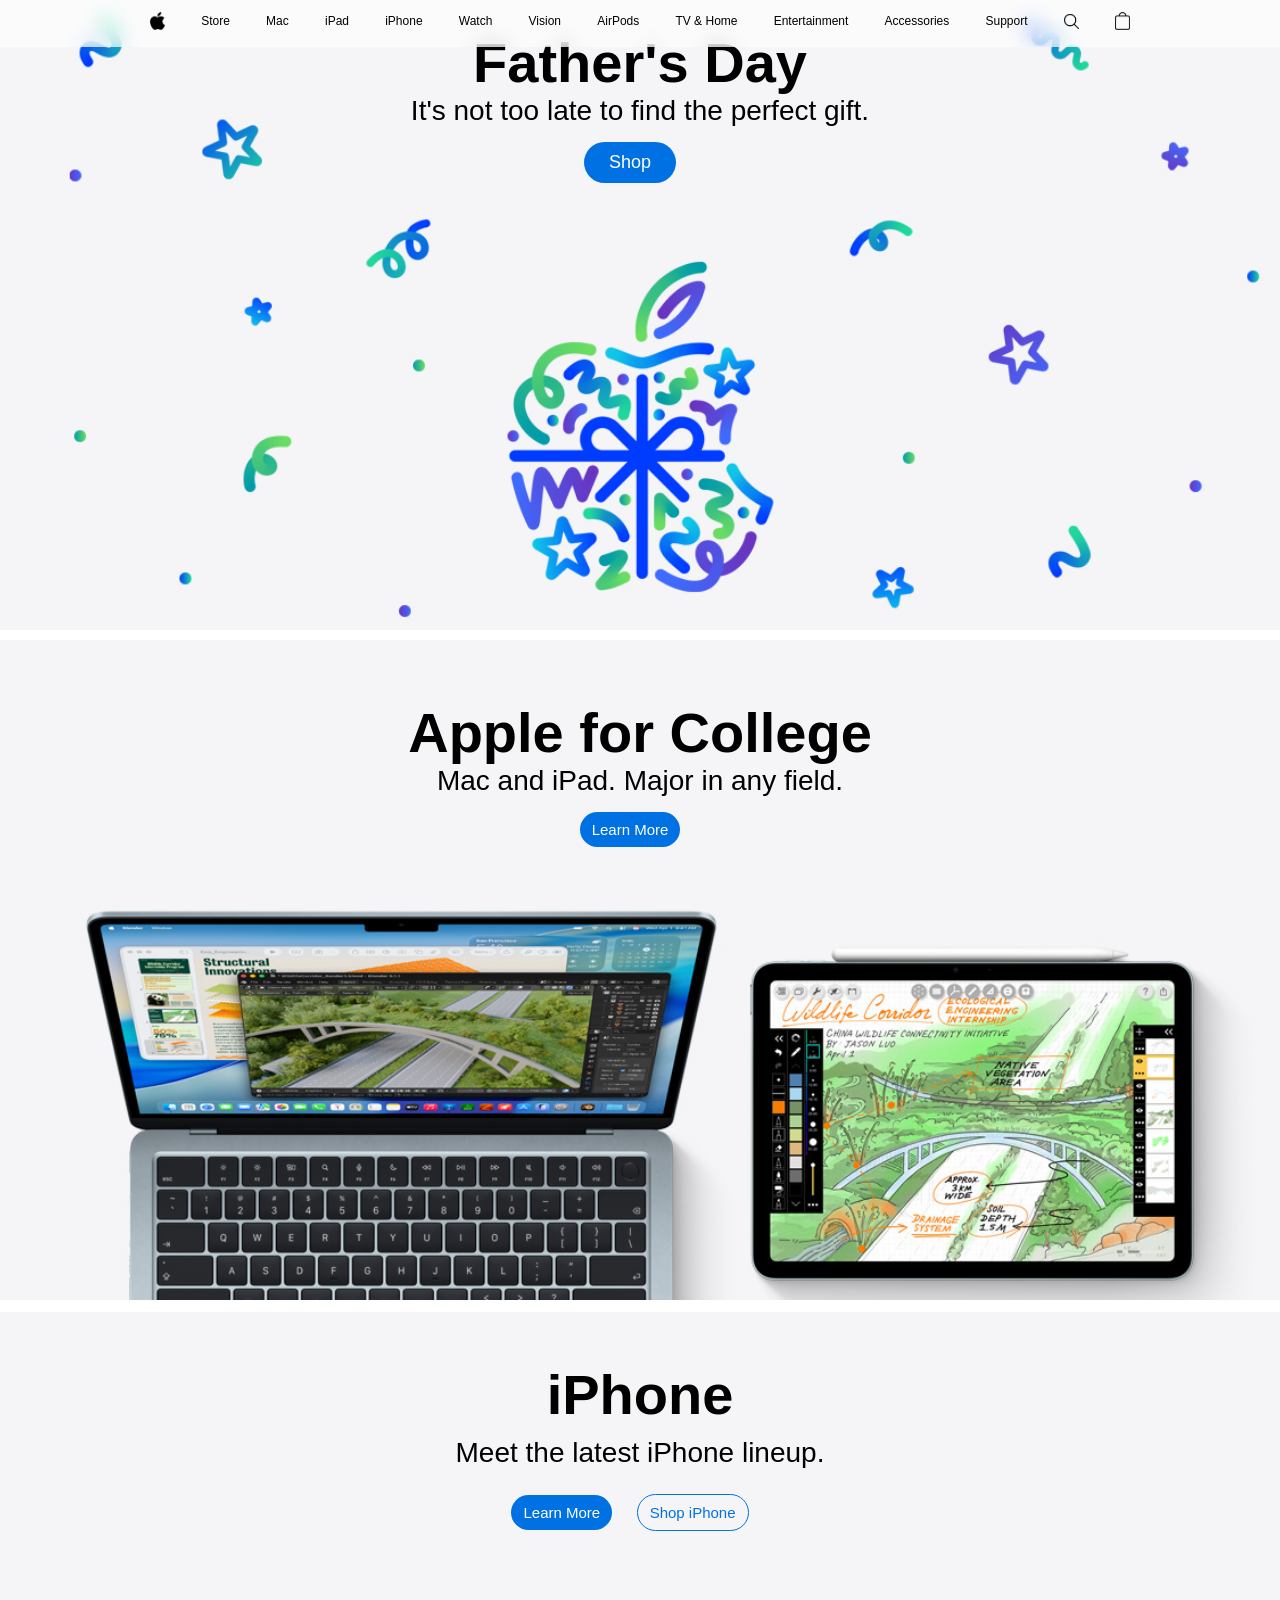
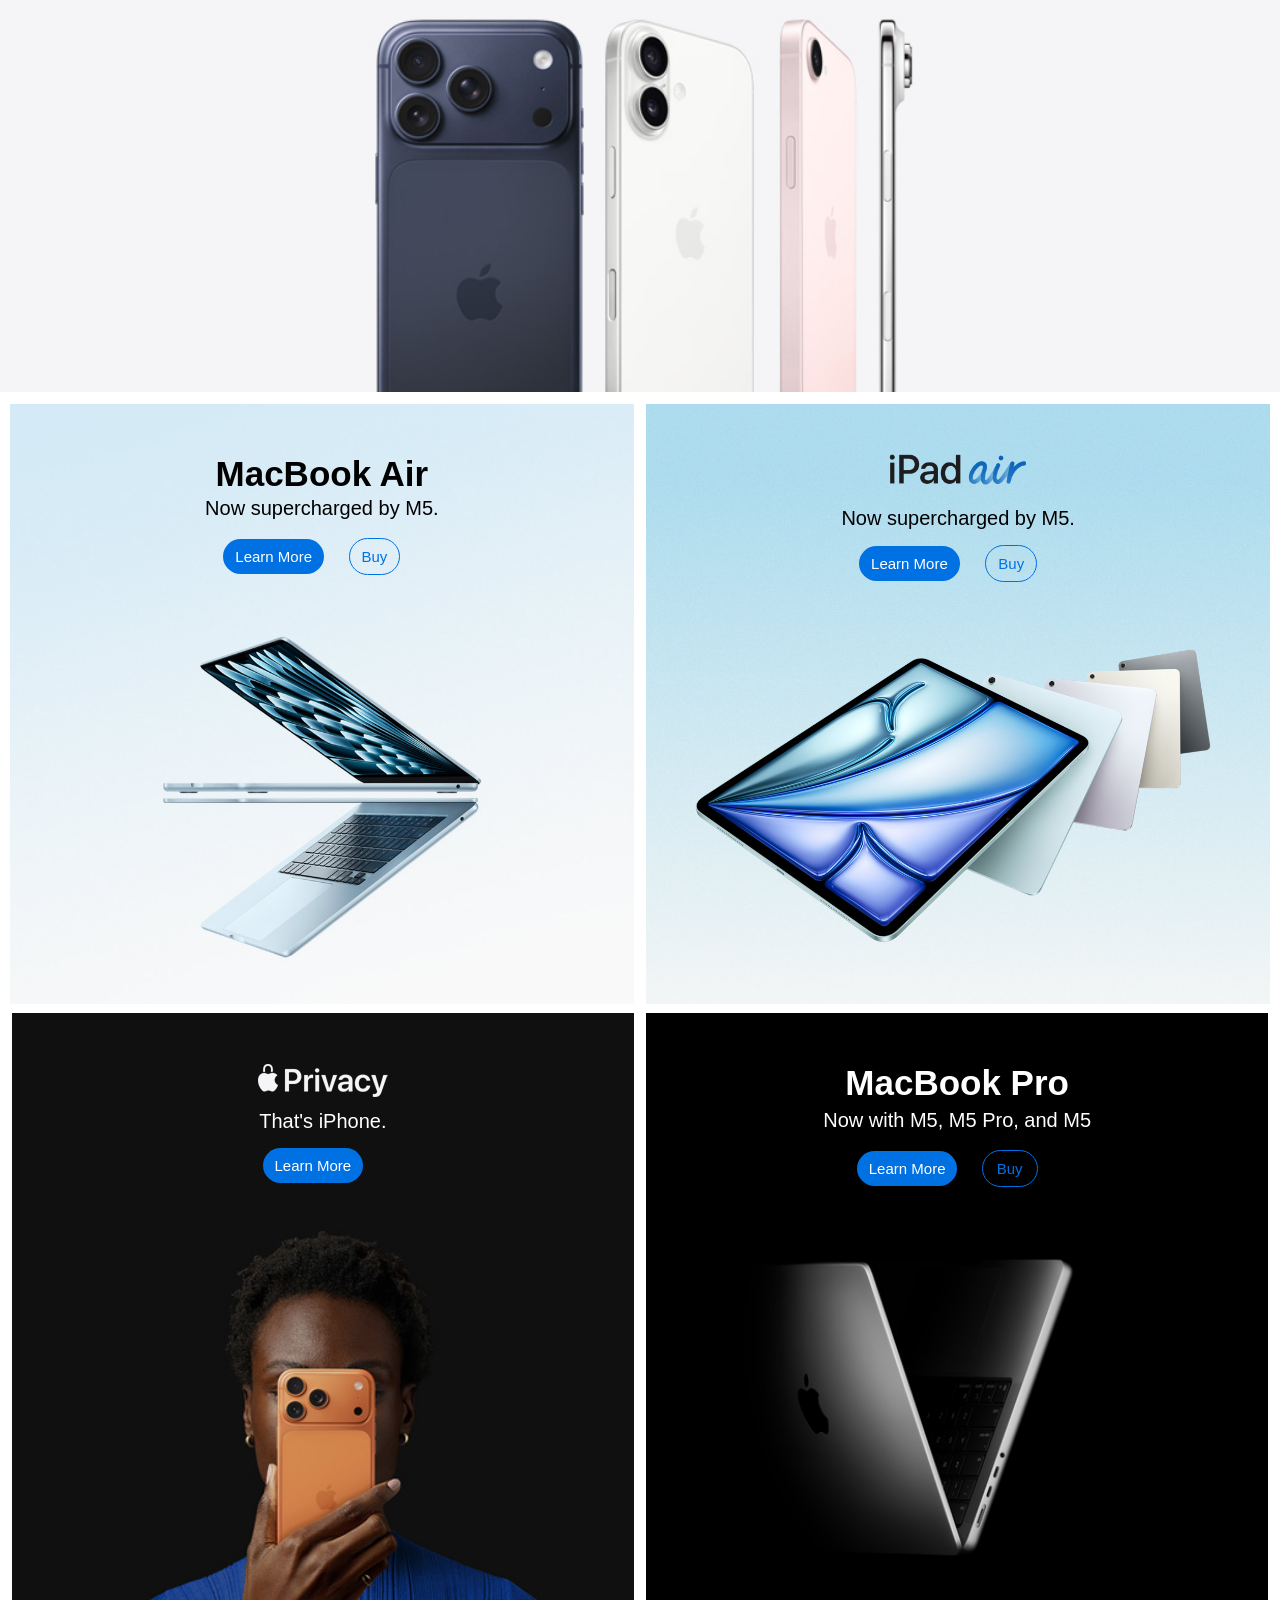
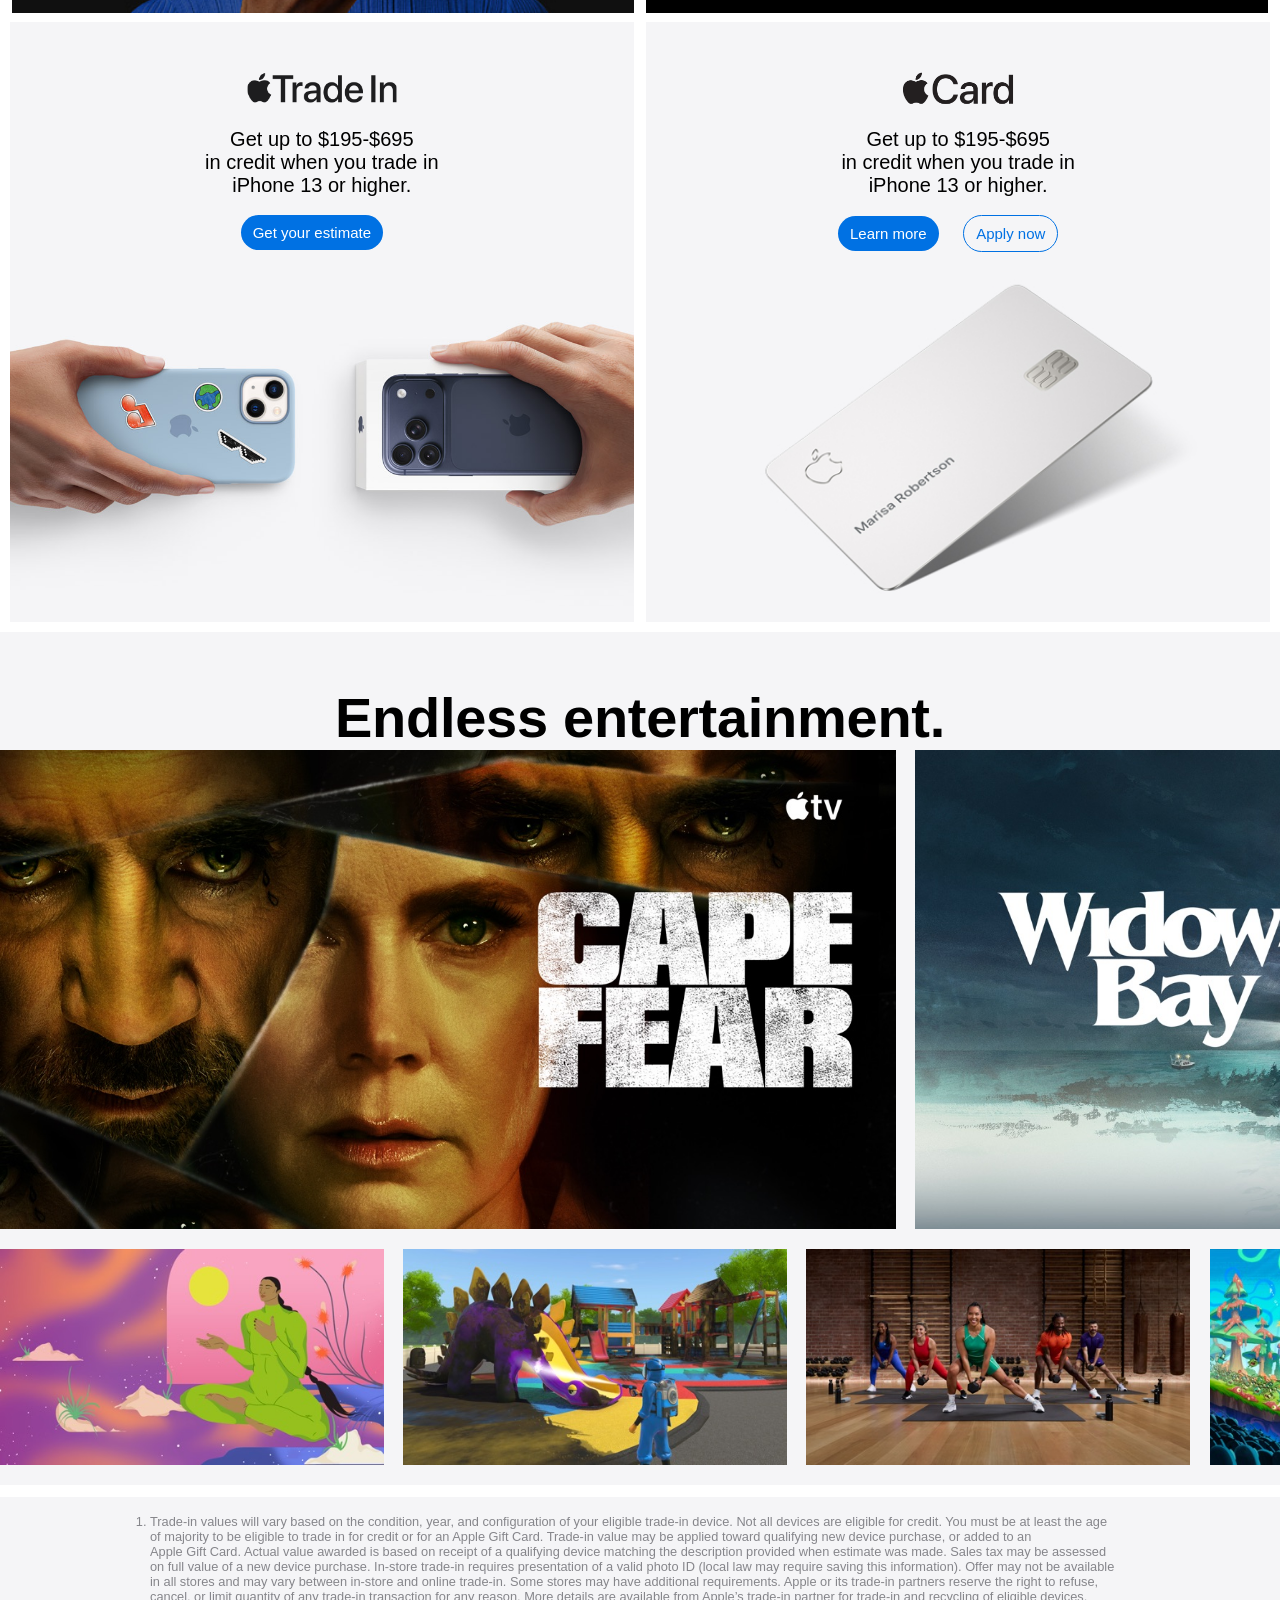
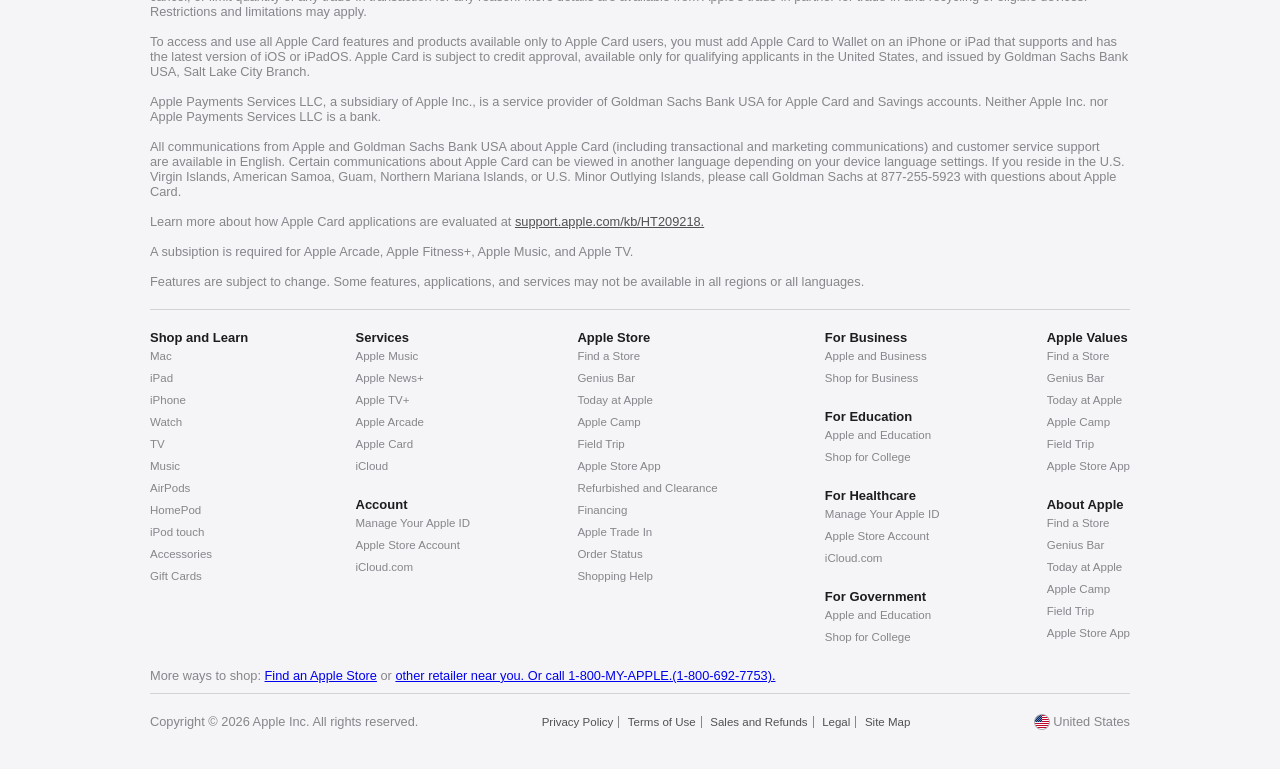
<file: CurrentApple.html>
<!doctype html>
<html lang="en">
  <head>
    <meta charset="UTF-8" />
    <meta name="viewport" content="width=device-width, initial-scale=1.0" />
    <title>Apple</title>
    <link rel="stylesheet" href="currentApple.css" />
    <link
      rel="stylesheet"
      href="https://maxcdn.bootstrapcdn.com/font-awesome/4.6.2/css/font-awesome.min.css"
    />
    <link rel="preconnect" href="https://fonts.googleapis.com" />
    <link rel="preconnect" href="https://fonts.gstatic.com" crossorigin />
    <link
      href="https://fonts.googleapis.com/css2?family=Montserrat:wght@100..900&display=swap"
      rel="stylesheet"
    />
  </head>
  <body>
    <div class="outer-wrapper">
      <header class="header-wrapper">
        <div class="internal-wrapper">
          <div class="header-links-wrapper">
            <ul>
              <li class="logo-link">
                <a href="/logo/">
                  <img src="CurrentApple/icons/logo.png" alt="" />
                </a>
              </li>
              <li><a href="#">Store</a></li>
              <li><a href="#">Mac</a></li>
              <li><a href="#">iPad</a></li>
              <li><a href="#">iPhone</a></li>
              <li><a href="#">Watch</a></li>
              <li><a href="#">Vision</a></li>
              <li><a href="#">AirPods</a></li>
              <li><a href="#">TV & Home</a></li>
              <li><a href="#">Entertainment</a></li>
              <li><a href="#">Accessories</a></li>
              <li><a href="#">Support</a></li>
              <li class="search-link">
                <a href="/search/"
                  ><img src="CurrentApple/icons/search-icon.png" alt="" />
                </a>
              </li>
              <li class="cart-link">
                <a href="/cart/"
                  ><img src="CurrentApple/icons/cart.png" alt=""
                /></a>
              </li>
            </ul>
          </div>
        </div>
      </header>

      <section class="fathers-day">
        <div class="internal-wrapper">
          <div class="product-title">Father's Day </div>
          <div class="brief-description">It's not too late to find the perfect gift.</div>
          <div class="links-wrapper">
            <ul>
              <li>
                <a href=""><button class="learn-btn">Shop</button></a>
              </li>
            </ul>
          </div>
        </div>
      </section>

      <section class="main-highlight-wrapper">
        <div class="internal-wrapper">
          <div class="product-title">Apple for College </div>
          <div class="brief-description">Mac and iPad. Major in any field.</div>
          <div class="links-wrapper">
            <ul>
              <li>
                <a href=""><button class="learn-btn">Learn More</button></a>
              </li>
            </ul>
          </div>
        </div>
      </section>

      <section class="second-highlight-wrapper">
        <div class="internal-wrapper">
          <div class="title-wrapper">iPhone</div>
          <div class="description-wrapper">Meet the latest iPhone lineup.</div>
          <div class="links-wrapper">
            <ul>
              <li>
                <a href=""><button class="learn-btn">Learn More</button></a>
              </li>
              <li>
                <a href=""><button class="buy-btn2">Shop iPhone</button></a>
              </li>
            </ul>
          </div>
        </div>
      </section>

      <section class="third-highlight-wrapper">
        <div class="left-side-wrapper">
          <div class="title-third">MacBook Air</div>
          <div class="description-wrapper">
            Now supercharged by M5.
          </div>
          <div class="links-wrapper">
            <ul>
              <li><a href=""><button class="learn-btn">Learn More</button></a></li>
              <li><a href=""><button class="buy-btn2">Buy</button></a></li>
            </ul>
          </div>
        </div>
        <div class="right-side-wrapper">
          <div class="top-logo-wrapper">
            <div class="logo-wrapper">
              <img src="CurrentApple/icons/promo_logo_ipad_air__cxpnwthgj5yu_medium_2x.png" />
            </div>
          <div class="description-wrapper">
            Now supercharged by M5.
          <div class="links-wrapper">
            <ul>
              <li><a href=""><button class="learn-btn">Learn More</button></a></li>
              <li><a href=""><button class="buy-btn2">Buy</button></a></li>
            </ul>
          </div>
        </div>
      </section>

      <section class="fourth-highlight-wrapper">
        <div class="left-side-wrapper">
          <div class="top-logo-wrapper">
            <div class="logo-wrapper">
              <img src="CurrentApple/icons/promo_logo_privacy__ca4we7oemzte_medium.png" />
            </div>
          </div>
          <div class="description-wrapper">
            That's iPhone.
          </div>
          <div class="links-wrapper">
            <ul>
              <li><a href=""><button class="learn-btn">Learn More</button></a></li>
            </ul>
          </div>
        </div>
        <div class="right-side-wrapper">
          <div class="title-third">MacBook Pro</div>
          <div class="description-wrapper">
            Now with M5, M5 Pro, and M5
          </div>
          <div class="links-wrapper">
            <ul>
              <li><a href=""><button class="learn-btn">Learn More</button></a></li>
              <li><a href=""><button class="buy-btn2">Buy</button></a></li>
            </ul>
          </div>
        </div>
      </section>

      <section class="fifth-highlight-wrapper">
        <div class="right-side-wrapper">
          <div class="top-logo-wrapper">
            <div class="logo-wrapper">
              <img src="CurrentApple/icons/promo_logo_iphone_tradein__7y3gtai5az66_medium_2x.png" alt="" />
            </div>
          </div>
          <div class="description-wrapper">
             Get up to $195-$695 <br>in credit when you trade in <br>iPhone 13 or higher.
          </div>
          <div class="links-wrapper">
            <ul>
              <li><a href=""><button class="learn-btn">Get your estimate</button></a></li>
            </ul>
          </div>
        </div>
        <div class="left-side-wrapper">
          <div class="top-logo-wrapper">
            <div class="logo-wrapper">
               <img src="CurrentApple/icons/rs.png" />
            </div>
          </div>
          <div class="description-wrapper">
            Get up to $195-$695 <br>in credit when you trade in <br>iPhone 13 or higher.
          </div>
          <div class="links-wrapper">
            <ul>
              <li><a href=""><button class="learn-btn">Learn more</button></a></li>
              <li><a href=""><button class="buy-btn2">Apply now</button></a></li>
            </ul>
          </div>
        </div>
      </section>


      <section class="section gallery-section">
        <div class="endless-entertainment">
          <h2 class="gallery-headline">Endless entertainment.</h2>
            <div class="gallery tv-gallery">
              <ul class="gallery-item-container">
                <li class="gallery-item">
                  <img src="CurrentApple/ET1.jpg" />
                </li>
                <li class="gallery-item">
                  <img src="CurrentApple/ET2.jpg" />
                </li>
                <li class="gallery-item">
                  <img src="CurrentApple/ET3.jpg" />
                </li>
                <li class="gallery-item">
                  <img src="CurrentApple/ET4.jpg" />
                </li>
                <li class="gallery-item">
                  <img src="CurrentApple/ET5.jpg" />
                </li>
                <li class="gallery-item">
                  <img src="CurrentApple/ET6.jpg" />
                </li>
                <li class="gallery-item">
                  <img src="CurrentApple/ET7.jpg" />
                </li>
                <li class="gallery-item">
                  <img src="CurrentApple/ET8.jpg" />
                </li>
                <li class="gallery-item">
                  <img src="CurrentApple/ET9.jpg" />
                </li>
              </ul>
            </div>
            <div class="gallery fam-gallery">
              <ul class="gallery-item-container">
                <li class="gallery-item">
                  <img src="CurrentApple/ETb1.jpg" />
                </li>
                 <li class="gallery-item">
                  <img src="CurrentApple/ETb2.jpg" />
                </li>
                 <li class="gallery-item">
                  <img src="CurrentApple/ETb3.jpg" />
                </li>
                 <li class="gallery-item">
                  <img src="CurrentApple/ETb4.jpg" />
                </li>
                 <li class="gallery-item">
                  <img src="CurrentApple/ETb5.jpg" />
                </li>
                 <li class="gallery-item">
                  <img src="CurrentApple/ETb6.jpg" />
                </li>
              </ul>
            </div>
          </div>
        </section>


      <footer class="footer-wrapper">
        <div class="footer-content">
          <div class="upper-text-container">
            <ol>
              <li>
                Trade‑in values will vary based on the condition, year, and configuration 
                of your eligible trade‑in device. Not all devices are eligible for credit. 
                You must be at least the age <br> of majority to be eligible to trade in for 
                credit or for an Apple Gift Card. Trade‑in value may be applied toward 
                qualifying new device purchase, or added to an <br>Apple Gift Card. Actual 
                value awarded is based on receipt of a qualifying device matching the 
                description provided when estimate was made. Sales tax may be assessed <br>
                on full value of a new device purchase. In‑store trade‑in requires 
                presentation of a valid photo ID (local law may require saving this 
                information).  Offer may not be available <br> in all stores and may vary 
                between in‑store and online trade‑in. Some stores may have additional
                requirements. Apple or its trade‑in partners reserve the right to refuse, <br> cancel, 
                 or limit quantity of any trade‑in transaction for any reason. More details are available
                  from Apple’s trade-in partner for trade‑in and recycling of eligible devices. <br>
                   Restrictions and limitations may apply. <br> <br>
              </li>
            </ol>
            <div class="bellow-footer-head">
            To access and use all Apple Card features and products available only to Apple Card users, you must add Apple Card to Wallet on an iPhone or iPad that supports and has <br>
             the latest version of iOS or iPadOS. Apple Card is subject to credit approval, available only for qualifying applicants in the United States, and issued by Goldman Sachs Bank USA,
              Salt Lake City Branch. <br> <br>
            Apple Payments Services LLC, a subsidiary of Apple Inc., is a service provider of Goldman Sachs Bank USA for Apple Card and Savings accounts. Neither Apple Inc. nor <br>
            Apple Payments Services LLC is a bank. <br> <br>
            All communications from Apple and Goldman Sachs Bank USA about Apple Card (including transactional and marketing communications) and customer service support <br>
            are available in English. Certain communications about Apple Card can be viewed in another language depending on your device language settings. If you reside in the U.S. <br> Virgin
            Islands, American Samoa, Guam, Northern Mariana Islands, or U.S. Minor Outlying Islands, please call Goldman Sachs at 877-255-5923 with questions about Apple Card. <br><br>
            Learn more about how Apple Card applications are evaluated at <a href="#">support.apple.com/kb/HT209218.</a> <br> <br>
            A subsiption is required for Apple Arcade, Apple Fitness+, Apple Music, and Apple TV. <br> <br>
            Features are subject to change. Some features, applications, and services may not be available in all regions or all languages.
            </div>
          </div>
          <div class="footer-links-wrapper">
            <div class="links-wrapper-col">
              <h3>Shop and Learn</h3>
              <ul>
                <li><a href="#">Mac</a></li>
                <li><a href="#">iPad</a></li>
                <li><a href="#">iPhone</a></li>
                <li><a href="#">Watch</a></li>
                <li><a href="#">TV</a></li>
                <li><a href="#">Music</a></li>
                <li><a href="#">AirPods</a></li>
                <li><a href="#">HomePod</a></li>
                <li><a href="#">iPod touch</a></li>
                <li><a href="#">Accessories</a></li>
                <li><a href="#">Gift Cards</a></li>
              </ul>
            </div>
            <div class="links-wrapper-col">
              <h3>Services</h3>
              <ul>
                <li><a href="#">Apple Music</a></li>
                <li><a href="#">Apple News+</a></li>
                <li><a href="#">Apple TV+</a></li>
                <li><a href="#">Apple Arcade</a></li>
                <li><a href="#">Apple Card</a></li>
                <li><a href="#">iCloud</a></li>
              </ul>
              <h3>Account</h3>
              <ul>
                <li><a href="#">Manage Your Apple ID</a></li>
                <li><a href="#">Apple Store Account</a></li>
                <li><a href="#">iCloud.com</a></li>
              </ul>
            </div>
            <div class="links-wrapper-col">
              <h3>Apple Store</h3>
              <ul>
                <li><a href="#">Find a Store</a></li>
                <li><a href="#">Genius Bar</a></li>
                <li><a href="#">Today at Apple</a></li>
                <li><a href="#">Apple Camp</a></li>
                <li><a href="#">Field Trip</a></li>
                <li><a href="#">Apple Store App</a></li>
                <li><a href="#">Refurbished and Clearance</a></li>
                <li><a href="#">Financing</a></li>
                <li><a href="#">Apple Trade In</a></li>
                <li><a href="#">Order Status</a></li>
                <li><a href="#">Shopping Help</a></li>
              </ul>
            </div>
            <div class="links-wrapper-col">
              <h3>For Business</h3>
              <ul>
                <li><a href="#">Apple and Business</a></li>
                <li><a href="#">Shop for Business</a></li>
              </ul>
              <h3>For Education</h3>
              <ul>
                <li><a href="#">Apple and Education</a></li>
                <li><a href="#">Shop for College</a></li>
              </ul>
              <h3>For Healthcare</h3>
              <ul>
                <li><a href="#">Manage Your Apple ID</a></li>
                <li><a href="#">Apple Store Account</a></li>
                <li><a href="#">iCloud.com</a></li>
              </ul>
              <h3>For Government</h3>
              <ul>
                <li><a href="#">Apple and Education</a></li>
                <li><a href="#">Shop for College</a></li>
              </ul>
            </div>
            <div class="links-wrapper-col">
              <h3>Apple Values</h3>
              <ul>
                <li><a href="#">Find a Store</a></li>
                <li><a href="#">Genius Bar</a></li>
                <li><a href="#">Today at Apple</a></li>
                <li><a href="#">Apple Camp</a></li>
                <li><a href="#">Field Trip</a></li>
                <li><a href="#">Apple Store App</a></li>
              </ul>
              <h3>About Apple</h3>
              <ul>
                <li><a href="#">Find a Store</a></li>
                <li><a href="#">Genius Bar</a></li>
                <li><a href="#">Today at Apple</a></li>
                <li><a href="#">Apple Camp</a></li>
                <li><a href="#">Field Trip</a></li>
                <li><a href="#">Apple Store App</a></li>
              </ul>
            </div>
          </div>

          <div class="my-apple-wrapper">
            More ways to shop: <a href="#">Find an Apple Store</a> or
            <a href="#">other retailer near you. Or call 1-800-MY-APPLE.(1-800-692-7753).</a>
          </div>
          <div class="copyright-wrapper">
            <div class="copyright">
              Copyright © 2026 Apple Inc. All rights reserved.
            </div>
            <div class="footer-links-terms">
              <ul>
                <li><a href="#">Privacy Policy</a></li>
                <li><a href="#">Terms of Use</a></li>
                <li><a href="#">Sales and Refunds</a></li>
                <li><a href="#">Legal</a></li>
                <li><a href="#">Site Map</a></li>
              </ul>
            </div>
            <div class="footer-country">
              <div class="flag-wrapper">
                <img src="Images/icons/16.png" alt="" />
              </div>
              <div class="footer-country-name">United States</div>
            </div>
          </div>
        </div>
      </footer>

    </div>
  </body>
</html>
</file>
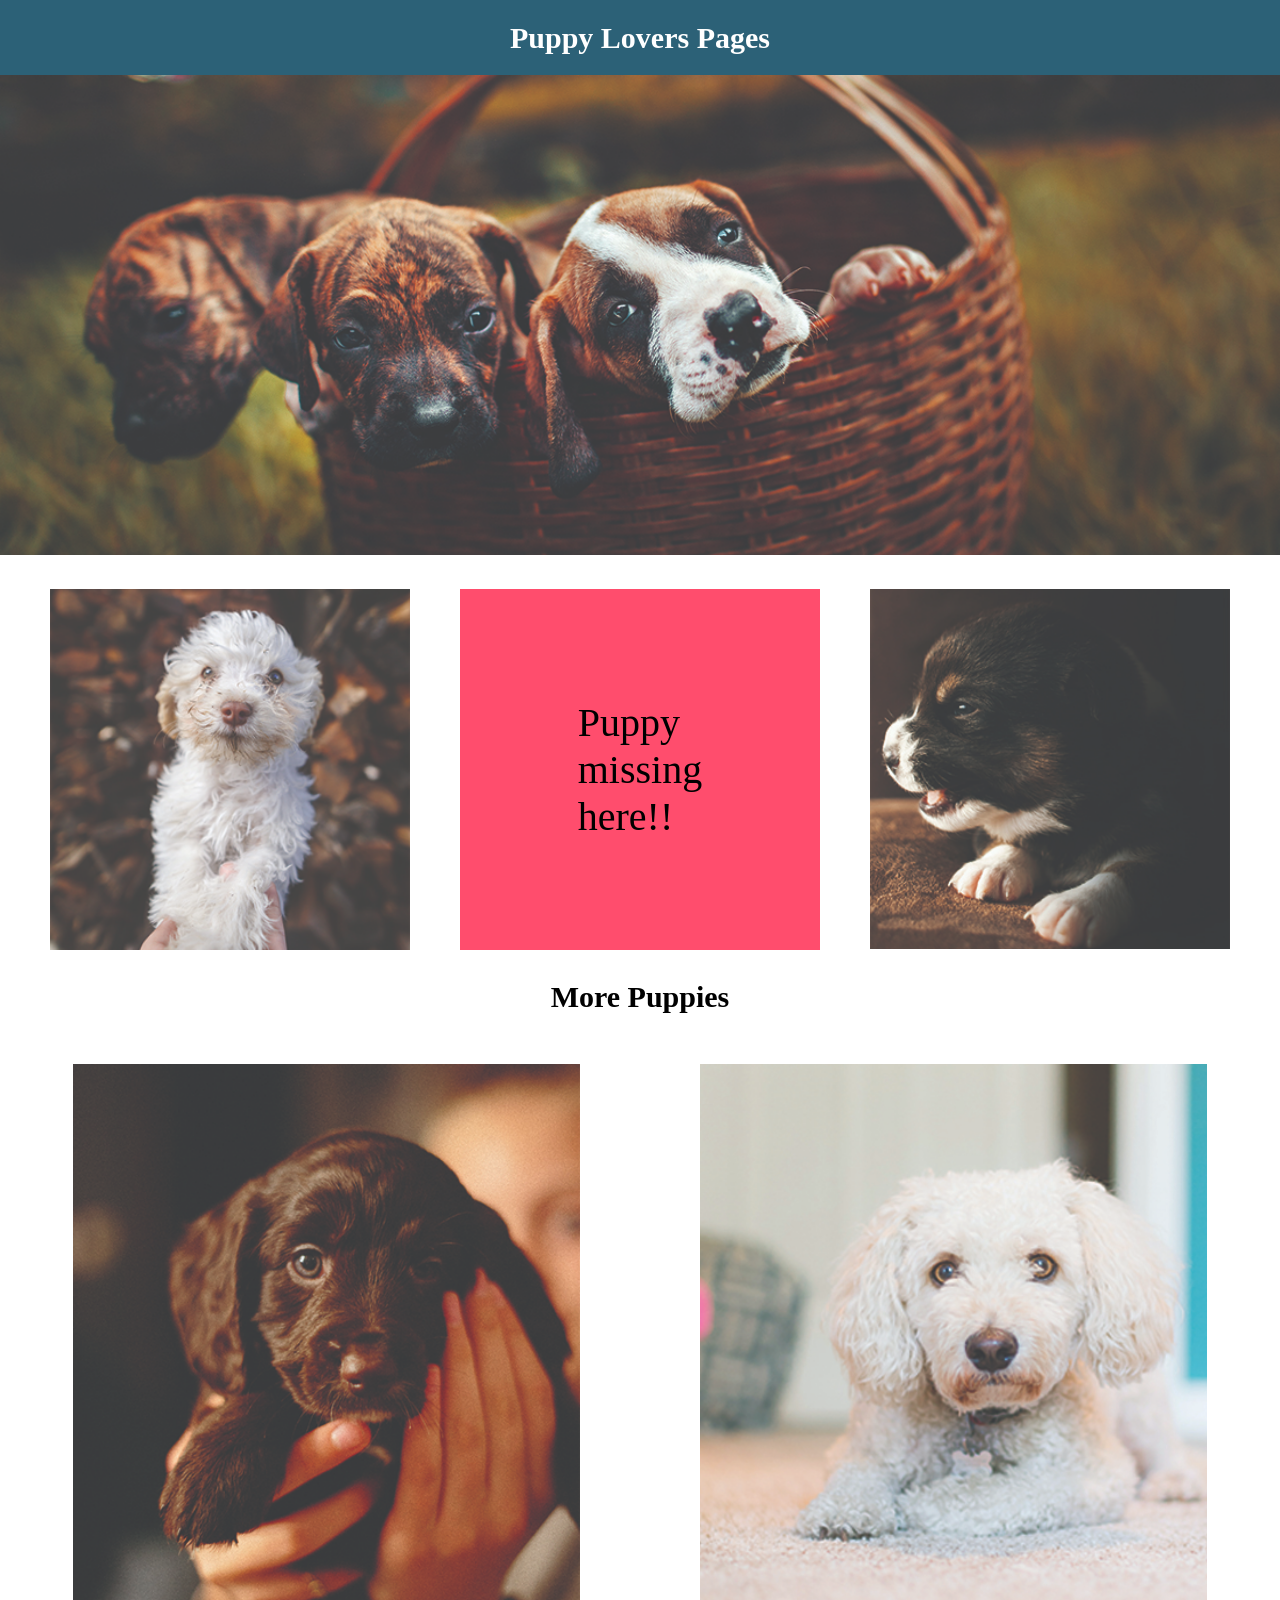
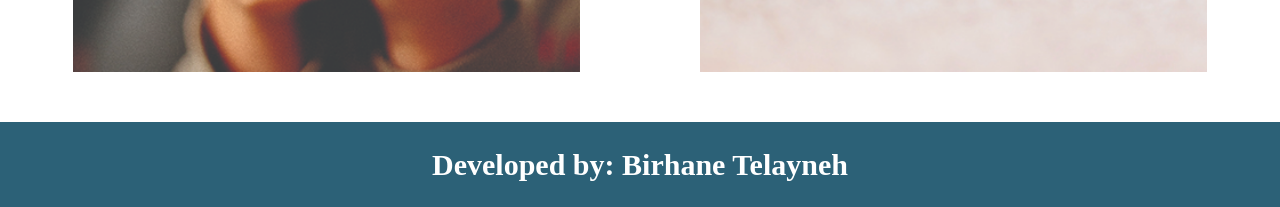
<file: puppy.html>
<!doctype html>
<html lang="en">
  <head>
    <meta charset="UTF-8" />
    <meta name="viewport" content="width=device-width, initial-scale=1.0" />
    <title>Puppy Lover with css</title>
    <link rel="stylesheet" href="puppy.css" />
  </head>
  <body>
    <div class="outer-wrapper">
      <div class="header-wrapper">
        <div class="title-wrapper">Puppy Lovers Pages</div>
      </div>
      <div class="section-1">
        <div class="main-background">
          <img src="puppyImages/banner-puppies.jpg" alt="" />
        </div>
      </div>

      <div class="section-2">
        <div class="internal-wrapper">
            <div class="item">
                <img src="puppyImages/puppy-1.jpg" alt="">
            </div>

            <div class="item missing">
                 Puppy<br>
                 missing<br>
                 here!!
            </div>

             <div class="item">
                <img src="puppyImages/puppy-2.jpg" alt="">
            </div>
</div>
      </div>
        <div class="text">More Puppies</div>
        <div class="section-3">
          <div class="bigger-dogs-wrapper">
            <ul>
              <li><img src="puppyImages/puppy-3.jpg" alt="" /></li>
              <li><img src="puppyImages/puppy-4.jpg" alt="" /></li>
            </ul>
          </div>
        </div>
      </div>

      <div class="footer-wrapper">
        <div class="designer-wrapper">Developed by: Birhane Telayneh</div>
      </div>
    </div>
  </body>
</html>
</file>
<file: currentApple.css>
* {
    margin: 0;
    padding: 0;
}

html,
body {
    overflow-x: hidden;
    width: 100%;
}

img {
    /* imgs that are within container cant have a width that is greater than the container*/
    max-width: 100%;
}

body {
    font-family: -apple-system, BlinkMacSystemFont, "Segoe UI", sans-serif;
}

/* Header Style*/
.header-wrapper {
    background: white;
    color: black;
    font-weight: 200;
    font-size: 0.75em;
    /* 1em = 16px */

    position: fixed;
    top: 0;
    left: 0;
    width: 100%;
    z-index: 1000;

    background-color: rgba(255, 255, 255, 0.6);
    backdrop-filter: blur(10px);
}

.header-wrapper ul {
    display: flex;
    /* to make them horizontal*/
    -webkit-box-pack: justify;
    /* older version of justify content*/
    justify-content: space-between;
}

.internal-wrapper {
    width: 980px;
    padding: 0 10px;
    margin: 0 auto;
    /* makes it center*/
}

.header-wrapper .header-links-wrapper ul li a {
    text-decoration: none;
    color: black;
}

.header-wrapper ul {
    list-style: none;
}

.header-wrapper .header-links-wrapper ul li {
    display: inline-block;
    padding: 14px 0 8px;
    height: 25px;

}

.header-wrapper .header-links-wrapper ul li:hover {
    opacity: 1;
}

.logo-link,
.search-link,
.cart-link {
    width: 15px;
    display: block;
    filter: invert(100%);

}

.header-wrapper .header-links-wrapper ul li.logo-link {
    padding: 12px 0 10px;
    /* top left&right bottom*/
}

.header-wrapper .header-links-wrapper ul li.search-link {
    padding: 14px 0 8px;
}

.header-wrapper .header-links-wrapper ul li.cart-link {
    padding: 12px 0 10px;
}

/* fathers day */
.fathers-day {
    background-image: url(../CurrentApple/hero_fd26__c9vr0hxu24eq_large.jpg);
    background-position: center;
    background-repeat: no-repeat;
    background-size: cover;

    height: 600px;
    width: 100%;
    color: black;

    display: flex;
    flex-direction: column;
    align-items: center;


    justify-content: flex-start;
    padding-top: 30px;
    /* control spacing here */
    text-align: center;
    margin-bottom: 10px;
}

.fathers-day:hover {
    cursor: pointer;
}

.fathers-day .learn-btn {
    padding: 10px 25px;
    font-size: 18px;
}

/* Main Highlight */

.main-highlight-wrapper {
    background-image: url(../CurrentApple/hero_college_students_2026__dzrtx52rt9aq_large.jpg);
    background-position: center;
    background-repeat: no-repeat;
    background-size: cover;

    height: 600px;
    width: 100%;
    color: black;

    display: flex;
    flex-direction: column;
    align-items: center;

    justify-content: flex-start;
    padding-top: 60px;
    /* control spacing here */
    text-align: center;
}

.links-wrapper ul {
    list-style: none;
    padding: 0;
    margin: 0;
}

.model {
    font-size: 0.85em;
}

.product-title {
    font-weight: 700;
    font-size: 56px;
    color: black;
}

.brief-description {
    font-size: 28px;
    color: black;
}

.links-wrapper {
    padding: 15px 0;
}

.links-wrapper ul li {
    display: inline-block;
    padding-right: 20px;
}

.links-wrapper ul li a {
    color: #06c;
    text-decoration: none;
}

.links-wrapper ul li a:hover {
    color: #000;
}

.learn-btn {
    background-color: #0071e3;
    color: white;
    border: none;
    padding: 18px 30px;
    border-radius: 999px;
    font-size: 50px;
    cursor: pointer;
}


/* Second Highlight Section */
.second-highlight-wrapper {
    background-image: url(../CurrentApple/hero_iphone_family__be5jkzxszb1e_medium.jpg);
    height: 580px;
    background-position: center;
    background-repeat: no-repeat;
    background-size: cover;
    text-align: center;
    padding: 50px 20px;
    color: black;
    margin: 12px 0;
}

.title-wrapper {
    font-weight: 600px;
    font-size: 56px;
    font-weight: bold;
}

.second-highlight-wrapper .description-wrapper {
    font-size: 28px;
    padding: 10px 0;
    color: #000;

}

.buy-btn2 {
    background-color: transparent;
    color: #0071e3;
    border: 1px solid #0071e3;
    padding: 9px 12px;
    border-radius: 999px;
    font-size: 15px;
    cursor: pointer;
}

.buy-btn2:hover {
    background-color: #0071e3;
    color: white;
}


/* Third Highlight Section */
.third-highlight-wrapper {
    display: flex;
    justify-content: space-between;
    background: #fff;
    margin: 0 10px;
}

.third-highlight-wrapper .left-side-wrapper {
    height: 600px;
    background-position: center;
    background-repeat: no-repeat;
    background-size: cover;
    text-align: center;
    width: 49.5%;
}

.third-highlight-wrapper .left-side-wrapper {
    background-image: url(../CurrentApple/promo_macbook_air_m5__e5xk2yysqiie_medium_2x.jpg);
}

.third-highlight-wrapper .right-side-wrapper {
    height: 600px;
    background-position: center;
    background-repeat: no-repeat;
    background-size: cover;
    text-align: center;
    width: 49.5%;
}

.third-highlight-wrapper .right-side-wrapper .logo-wrapper {
    height: 50px;
    padding-top: 50px;
}

.third-highlight-wrapper .right-side-wrapper {
    background-image: url(../CurrentApple/promo_ipad_air_m4__bgcv7t286k8y_large_2x.jpg);
}

.third-highlight-wrapper .description-wrapper {
    font-size: 20px;
    padding: 3px 0;
}

.title-third {
    font-size: 35px;
    font-weight: bold;
    padding-top: 50px;
}

.third-highlight-wrapper .description-wrapper {
    color: #000;
}

.third-highlight-wrapper .logo-wrapper img {
    height: 50px;
}

/* Fouth Highlight Section */
.fourth-highlight-wrapper {
    display: flex;
    justify-content: space-between;
    background: #fff;
}

.fourth-highlight-wrapper .right-side-wrapper {
    height: 600px;
    background-position: center;
    background-repeat: no-repeat;
    background-size: cover;
    text-align: center;
    width: 49.5%;
}

.fourth-highlight-wrapper .left-side-wrapper {
    background-image: url(../CurrentApple/promo_privacy__cnqoldc74oty_medium.jpg);

}

.fourth-highlight-wrapper .left-side-wrapper .description-wrapper {
    color: white;
    padding: 0;
}

.fourth-highlight-wrapper .left-side-wrapper {
    height: 600px;
    background-position: center;
    background-repeat: no-repeat;
    background-size: cover;
    text-align: center;
    width: 49.5%;
}

.fourth-highlight-wrapper .right-side-wrapper {
    background-image: url(../CurrentApple/promo_macbook_pro__c9td9w1mc8ia_large.jpg);
}

.fourth-highlight-wrapper .right-side-wrapper .title-third,
.description-wrapper {
    color: white;
    padding: 3px;
}

.fourth-highlight-wrapper .right-side-wrapper .title-third {
    padding-top: 50px;
}

.fourth-highlight-wrapper .logo-wrapper img {
    padding-top: 50px;
}

.fourth-highlight-wrapper .description-wrapper {
    font-size: 20px;
}

.fourth-highlight-wrapper .buy-btn2 {
    padding: 9px 14px;
    font-size: 15px;
    background: black;
}

.fourth-highlight-wrapper,
.learn-btn {
    padding: 9px 12px;
    font-size: 15px;
}


/* Fifth Highlight Section */
.fifth-highlight-wrapper {
    display: flex;
    justify-content: space-between;
    background: #fff;
    margin: 0 10px;
}

.fifth-highlight-wrapper .left-side-wrapper {
    height: 600px;
    background-position: center;
    background-repeat: no-repeat;
    background-size: cover;
    text-align: center;
    width: 49.5%;
}

.fifth-highlight-wrapper .left-side-wrapper {
    background-image: url(../CurrentApple/promo_apple_card__d8xz4kd4evwy_large.jpg);

}

.fifth-highlight-wrapper .description-wrapper {
    color: black;
    font-size: 20px;
    padding-top: 2px;
}

.fifth-highlight-wrapper .right-side-wrapper {
    height: 600px;
    background-position: center;
    background-repeat: no-repeat;
    background-size: cover;
    text-align: center;
    width: 49.5%;
}

.fifth-highlight-wrapper .right-side-wrapper {
    background-image: url(../CurrentApple/promo_iphone_tradein__bugw15ka691e_medium_2x.jpg);

}

.fifth-highlight-wrapper .buy-btn2,
.learn-btn {
    padding: 9px 12px;
    font-size: 15px;
}

.fifth-highlight-wrapper .logo-wrapper img {
    height: 50px;
    padding-top: 50px;
}

/* Endless Entertainment  */
.section {
    display: grid;
    grid-template-columns: 1fr;
    gap: 12px;
    text-align: center;
    margin-bottom: 12px;
    margin-top: 10px;
}

.section .endless-entertainment {
    display: flex;
    flex-direction: column;
    overflow: hidden;
    margin: 0;
    padding: 53px 0 0;
    background-color: #f5f5f7;
}

.gallery {
    display: flex;
    flex-direction: column;
    align-items: center;
    position: relative;
}

.gallery-headline {
    text-align: center;
    font-size: 56px;
    font-weight: 600;
    letter-spacing: -0.005em;
    color: #000;
}

.gallery-item-container {
    width: 100%;
    display: flex;
    gap: 1.2rem;
    overflow-x: auto;
    scroll-snap-type: x mandatory;
    scroll-behavior: smooth;
    scrollbar-width: none;
    -ms-overflow-style: none;
    cursor: grab;
    scroll-snap-stop: always;
    -webkit-overflow-scrolling: touch;
}

.gallery-item {
    position: relative;
    flex: 0 0 70%;
    scroll-snap-align: center;
    overflow: hidden;
    transition:
        transform 0.25s ease,
        filter 0.2s;
    will-change: transform;
    /* aspect-ratio: 16 / 9; */
    position: relative;
    height: 668px;
    height: auto;
    width: min(1250px, 100%);
    margin-bottom: 20px;
}

.gallery-item img {
    position: absolute;
    position: static;
    width: 100%;
    height: 100%;
    height: auto;
    object-fit: cover;
    /* 2. Prevents image distortion */
    object-position: center;
    /* Centers the image during cropping */
}

.fam-gallery .gallery-item {
    flex: 0 0 30%;
    height: auto;
    display: flex;
    align-items: center;
    justify-content: center;
    background-color: rgb(101, 105, 103);
}

.tv-gallery .gallery-item {
    display: flex;
    align-items: center;
    justify-content: center;
    background-color: rgb(101, 105, 103);
}


/* footer style */

.footer-wrapper {
    background-color: #f5f5f7;
    color: #1d1d1f;
    font-size: .8em;
    margin-top: 10px;
}

.upper-text-container {
    border-bottom: 1px solid #d2d2d7;
    color: #86868b;
    padding: 17px 0 20px;
}

.upper-text-container a {
    color: #515154;
}

.footer-links-wrapper {
    display: flex;
    -webkit-box-pack: justify;
    justify-content: space-between;
    padding-top: 20px;
}

.footer-wrapper ul {
    list-style: none;
    padding-bottom: 20px;
}

.footer-wrapper ul li {
    padding: 5px 0;
    font-size: 0.9em;
}

.footer-content {
    width: 980px;
    padding: 0 10px;
    margin: 0 auto;
}

.footer-links-wrapper a {
    color: #86868b;
    text-decoration: none;
    font-size: 1em;
    ;
}

.footer-links-wrapper a:hover {
    text-decoration: underline;
}

.footer-links-wrapper h3 {
    font-size: 13px;
    font-weight: 600;
}

.my-apple-wrapper {
    border-bottom: 1px solid #d2d2d7;
    padding-bottom: 10px;
    margin-bottom: 10px;
    color: #86868b;
}

.copyright-wrapper {
    display: flex;
    -webkit-box-pack: justify;
    justify-content: space-between;
    padding: 10px 0 20px;
    color: #86868b;
}

.footer-links-terms ul li {
    display: inline-block;
    padding: 0 5px;
    border-right: 1px solid #86868b;
}

.footer-links-terms ul li:last-child {
    border-right: 0px;
}

.footer-links-terms ul li a {
    text-decoration: none;
    color: #515154;
}

.footer-links-terms ul li a:hover {
    text-decoration: underline;
}

.footer-country {
    display: inline-block;
}

.flag-wrapper {
    display: inline-block;
    vertical-align: middle;
}

.footer-country-name {
    display: inline-block;
    vertical-align: top;
    color: #86868b;
}


/* TABLETS (1024px and below)*/

@media (max-width: 1024px) {

    .product-title,
    .title-third,
    .gallery-headline {
        font-size: 42px;
    }

    .brief-description,
    .description-wrapper {
        font-size: 22px;
    }

    .gallery-item {
        flex: 0 0 85%;
        width: auto;
    }

    .fam-gallery .gallery-item {
        flex: 0 0 45%;
    }

    .footer-content {
        width: 95%;
    }
}

/* 
   PHONES (768px and below)*/
@media (max-width: 768px) {

    .third-highlight-wrapper,
    .fourth-highlight-wrapper,
    .fifth-highlight-wrapper {
        flex-direction: column;
        margin: 0;
    }

    .third-highlight-wrapper .left-side-wrapper,
    .third-highlight-wrapper .right-side-wrapper,
    .fourth-highlight-wrapper .left-side-wrapper,
    .fourth-highlight-wrapper .right-side-wrapper,
    .fifth-highlight-wrapper .left-side-wrapper,
    .fifth-highlight-wrapper .right-side-wrapper {
        width: 100%;
        height: 500px;
        padding: 0;
        margin-left: 0;
        margin-right: 0;
        margin-bottom: 10px;

    }

    .third-highlight-wrapper .right-side-wrapper {
        background: url(CurrentApple/promo_ipad_air_m4__f9ie3h3pzr6m_medium_2x.jpg);
        background-repeat: no-repeat;
        background-size: cover;
        background-position: center;

    }

    .main-highlight-wrapper {
        height: 90vh;
        background-position: center top;
        background-size: cover;
    }

    .second-highlight-wrapper {
        height: 70vh;
        background-position: center top;
        background-size: cover;
    }

    .main-highlight-wrapper .product-title {
        font-size: 30px;
    }

    .main-highlight-wrapper .links-wrapper .learn-btn {
        padding: 8px 15px;
    }

    .main-highlight-wrapper .brief-description {
        font-size: 15px;
    }

    .second-highlight-wrapper .title-wrapper {
        font-size: 30px;
    }

    .second-highlight-wrapper .description-wrapper {
        font-size: 15px;
    }

    .second-highlight-wrapper .links-wrapper .learn-btn,
    .second-highlight-wrapper .links-wrapper .buy-btn2 {
        padding: 8px 13px;
    }

    .product-title,
    .title-third {
        font-size: 30px;
    }

    .header-links-wrapper ul li:not(.logo-link, .search-link, .cart-link) {
        display: none;
    }

    .header-links-wrapper ul li.logo-link {
        display: flex;
    }

    .header-links-wrapper ul li.search-link,
    .header-links-wrapper ul li.cart-link {
        display: flex;
        justify-content: space-between;
    }

    .header-links-wrapper ul li.search-link {
        margin-left: auto;
    }

    .header-links-wrapper ul {
        display: flex;
        align-items: center;
        width: 100%;
        padding: 0;
        margin: 0;
        list-style: none;
        gap: 20px;
    }

    .internal-wrapper {
        width: 100%;
        padding: 0 20px;
        box-sizing: border-box;
    }

    .brief-description,
    .description-wrapper {
        font-size: 18px;
    }

    .fathers-day,
    .main-highlight-wrapper,
    .second-highlight-wrapper {
        display: flex;
        flex-direction: column;
        align-items: center;
        justify-content: flex-start;
        text-align: center;
        padding-left: 20px;
        padding-right: 20px;
    }

    .product-title,
    .title-wrapper,
    .brief-description,
    .model {
        text-align: center;
    }

    .links-wrapper ul {
        display: flex;
        justify-content: center;
        align-items: center;
        flex-wrap: wrap;
        gap: 10px;
    }

    .fathers-day>*,
    .main-highlight-wrapper>*,
    .second-highlight-wrapper>* {
        max-width: 90%;
        margin-left: auto;
        margin-right: auto;
    }

    .gallery-headline {
        font-size: 34px;
        padding: 0 20px;
    }

    .gallery-item {
        flex: 0 0 85%;
        width: auto;
    }

    .fam-gallery .gallery-item {
        flex: 0 0 60%;
    }

    .footer-links-wrapper {
        flex-direction: column;
        gap: 20px;
    }

    .links-wrapper-col {
        flex: 1;
        width: 100%;
        text-align: center;
    }

    .copyright-wrapper {
        flex-direction: column;
        text-align: center;
        gap: 15px;
    }

    .footer-country {
        display: block;
    }

    .learn-btn,
    .buy-btn,
    .buy-btn2 {
        font-size: 14px;
        padding: 10px 16px;
    }
}

/* SMALL PHONES (480px)*/

@media (max-width: 480px) {

    .product-title,
    .title-third {
        font-size: 24px;
    }

    .brief-description,
    .description-wrapper {
        font-size: 16px;
    }

    .gallery-headline {
        font-size: 28px;
    }

    .gallery-item {
        flex: 0 0 100%;
    }

    .fam-gallery .gallery-item {
        flex: 0 0 85%;
    }

    .learn-btn,
    .buy-btn,
    .buy-btn2 {
        font-size: 13px;
        padding: 8px 14px;
    }

    .footer-links-wrapper h3 {
        font-size: 14px;
    }

    .footer-links-wrapper ul li {
        font-size: 13px;
    }
}
</file>
<file: puppy.css>
*{
    padding: 0;
    margin: 0;
}
img { /* imgs that are within container cant have a width that is greater than the container*/
    max-width: 100%;
}


ul {
    list-style: none;
}
/* header styling */
.header-wrapper{
    background: #2c6177;
    height: 75px;   
    display: flex;
    justify-content: center;   /* grouped together and centered horizontally*/
    align-items: center;
}
.title-wrapper{
    text-align: center;
    font-size: 30px;
    color: white;
    font-weight: bold;
}

/* section 1 styling */
.main-background img{
    width: 100%;
}

/* section 2 styling */
.internal-wrapper{
    display: flex;
    gap: 50px;
    padding: 30px 50px 20px 50px ;
}
.internal-wrapper .item{
    flex: 1;   /* to grow and share the available space equally inside a flex container.*/
}
.item img{
    width: 100%;
    display: block;
}
.missing{
    background: #ff4d6d;
    display: flex;
    justify-content: center;
    align-items: center;
    font-size: 40px;
}
/* text section */
.text{
    text-align: center;
    padding-top: 10px;  
    font-size: 30px; 
    font-weight: bold; 
}

/* section -3 styling */

.section-3 .bigger-dogs-wrapper ul{
    display: flex;
    justify-content: center;
    gap: 120px;
    padding: 50px;
    
}
.section-3 .bigger-dogs-wrapper li{
    width: 43%;
}
.section-3 .bigger-dogs-wrapper img{
    width: 100%;
    display: block;
}

/* footer styling */
.footer-wrapper{
    background: #2c6177;
    height: 85px;   
    display: flex;
    justify-content: center;
    align-items: center;
}
.designer-wrapper{
    text-align: center;
    font-size: 30px;
    color: white;
    font-weight: bold;
}
</file>
